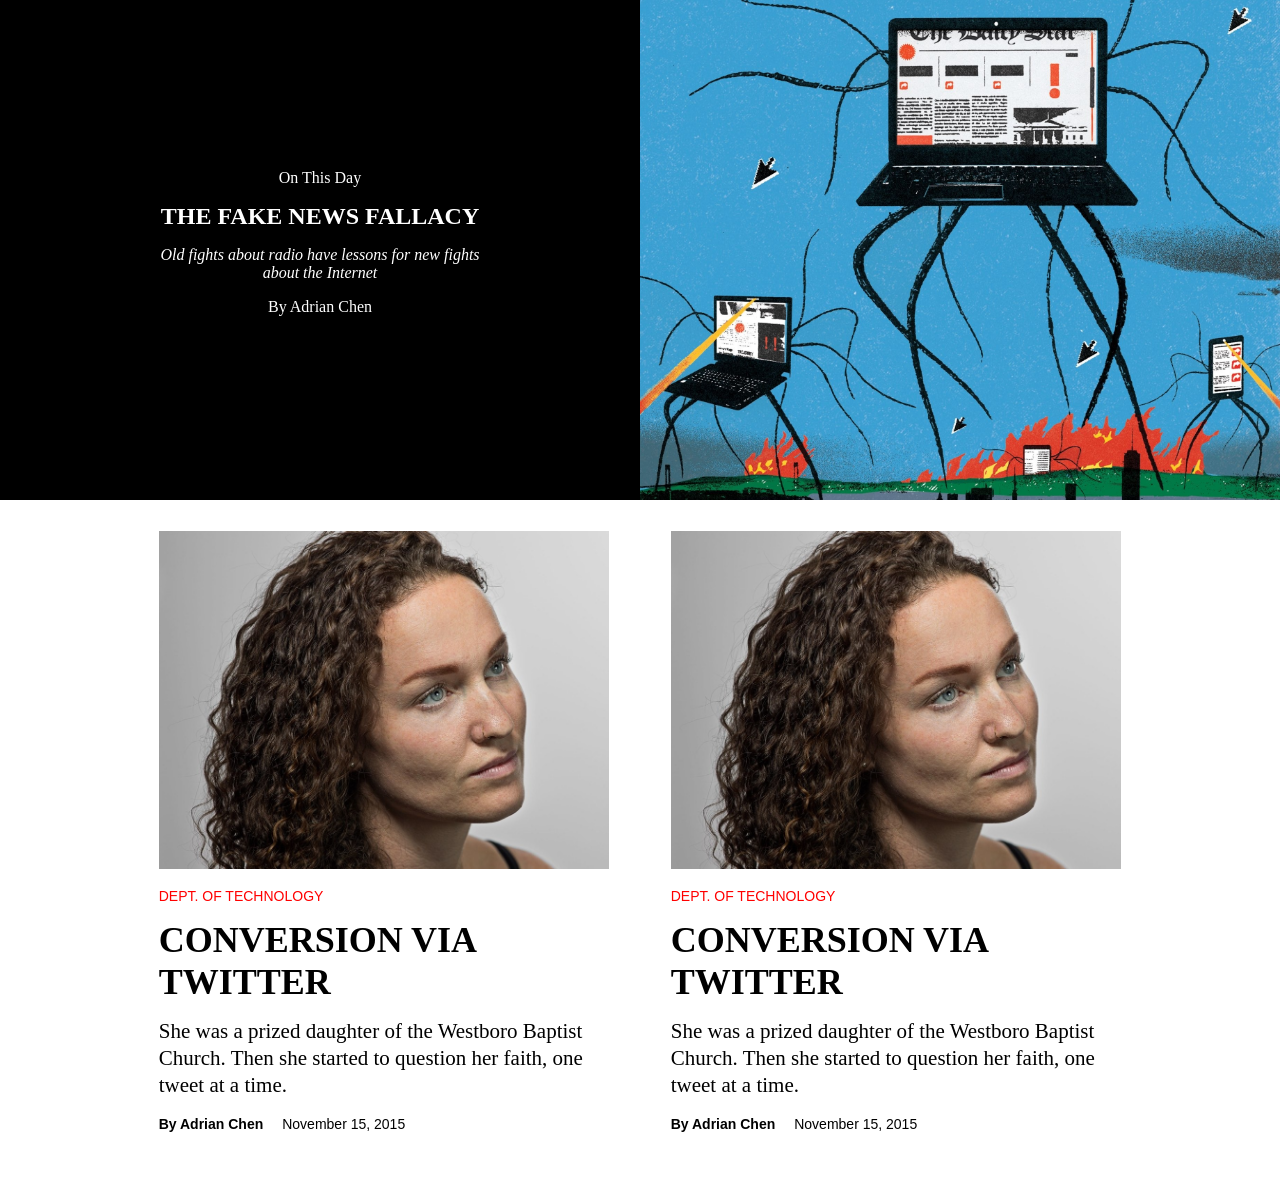
<file: exercise-04-solution/index.html>
<!DOCTYPE html>
<html lang="en">
<head>
	<meta charset="utf-8">
	<meta content="ie=edge" http-equiv="x-ua-compatible">
	<meta content="width=device-width, initial-scale=1" name="viewport">
	<title>New Yorker Article Demo</title>
	<link href="style.css" rel="stylesheet" type="text/css">
</head>
<body>
    <section class="hero">
		<div class="hero-text-column">
			<div class="hero-text-container">
			<p class="category">On This Day</p>

			<h1>The Fake News Fallacy</h1>
			
			<p class="blurb">Old fights about radio have lessons for new fights about the Internet</p>
			
			<p class="author">By Adrian Chen</p>
		</div>
		</div>
		<div class="hero-image-column">

		</div>
	</section>
	<section class="articles">
		<article>
			<div class="article-image">
			<img src="img/img1.jpg">
			</div>
			<div class="article-text">
				<p class="dept">Dept. of Technology</p>

				<h3>Conversion Via Twitter</h3>

				<p class="summary">She was a prized daughter of the Westboro Baptist Church. Then she started to question her faith, one tweet at a time.</p>

				<p class="byline">By Adrian Chen</p>

				<p class="date">November 15, 2015</p>
			</div>
		</article>
		<article>
			<div class="article-image">
			<img src="img/img1.jpg">
			</div>

			<div class="article-text">
				<p class="dept">Dept. of Technology</p>

				<h3>Conversion Via Twitter</h3>

				<p class="summary">She was a prized daughter of the Westboro Baptist Church. Then she started to question her faith, one tweet at a time.</p>

				<p class="byline">By Adrian Chen</p>

				<p class="date">November 15, 2015</p>
			</div>
		</article>


	</section>
</body>
</html>
</file>
<file: exercise-04-solution/style.css>
* {
    box-sizing: border-box;
    margin: 0;
    padding: 0;
    font-family: Georgia, 'Times New Roman', Times, serif;
}

section {
    width: 100vw;
}

.hero {
    height: 500px;
    display: flex;
    flex-wrap: wrap;
}

.hero-text-column, .hero-image-column {
    width: 50%;
}

.hero-text-column {
    background-color: black;
    color: white;
    display: flex;
    flex-direction: column;
    align-items: center;
    justify-content: center;
}

.hero-text-container {
    width: 50%;
    text-align: center;
}

/* here's the "*" selector again. This time, it's signifiying "from the elements with '.hero-text-container', select all(*) direct chidren(>) regardless of element type. */
.hero-text-container > * {
    margin-bottom: 5%;
}

h1 {
    /* capslocks the text */
    text-transform: uppercase;
}

.blurb {
    font-style: italic;
}

.hero-image-column {
    background: url(img/cover.jpg)
    no-repeat center center;
    background-size: cover;
}

.articles {
    width: 80%;
    display: flex;
    flex-wrap: wrap;

    /* margin: auto; is a fast way to center elements horizontally without using flexbox (though this doesn't work for vertical centering). */
    margin: auto;
}

article {
    flex: 1;
    padding: 3%;
}


.article-image {
    margin-bottom: 15px;
}

img {
    width: 100%;
}

.dept {
    color: red;
    text-transform: uppercase;
    font-family: Arial, Helvetica, sans-serif;
    font-size: 14px;
}

h3 {
    text-transform: uppercase;
    font-size: 36px;
}

.summary {
    font-size: 21px;
    line-height: 1.3;
}

.byline, .date {
    display: inline-block;
    font-family: Arial, Helvetica, sans-serif;
    font-size: 14px;
}

.byline {
    font-weight: 700;
    margin-right: 15px;
}

.article-text > * {
    margin-bottom: 15px;
}

@media screen and (max-width: 768px) {
    .hero-text-column, .hero-image-column {
        width: 100%;
    }

    h3 {
        font-size: 24px;
    }

    .summary {
        font-size: 18px;
    }

}
</file>
